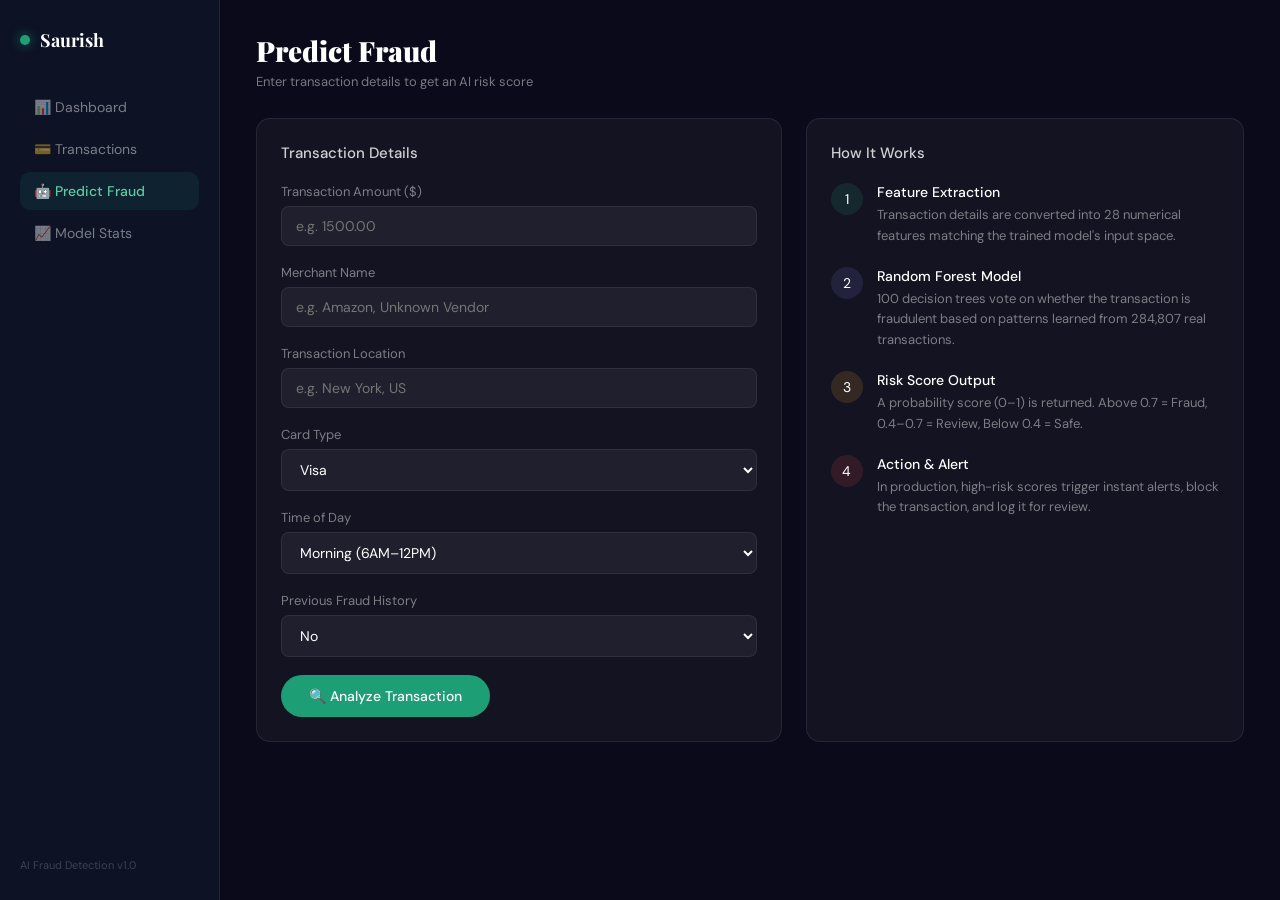
<file: frontend/predict.html>
<!DOCTYPE html>
<html lang="en">
<head>
  <meta charset="UTF-8"/>
  <meta name="viewport" content="width=device-width, initial-scale=1.0"/>
  <title>Predict Fraud — Saurish</title>
  <link rel="stylesheet" href="css/style.css"/>
</head>
<body>
  <aside class="sidebar">
    <div class="brand"><div class="brand-dot"></div><span class="brand-name">Saurish</span></div>
    <nav>
      <a href="index.html" class="nav-link">📊 Dashboard</a>
      <a href="transactions.html" class="nav-link">💳 Transactions</a>
      <a href="predict.html" class="nav-link active">🤖 Predict Fraud</a>
      <a href="model.html" class="nav-link">📈 Model Stats</a>
    </nav>
    <div class="sidebar-footer">AI Fraud Detection v1.0</div>
  </aside>

  <main class="main">
    <header class="topbar">
      <div><h1>Predict Fraud</h1><p class="subtitle">Enter transaction details to get an AI risk score</p></div>
    </header>

    <div style="display:grid;grid-template-columns:1.2fr 1fr;gap:24px;">
      <div class="card">
        <h2>Transaction Details</h2>
        <div style="margin-top:20px;">
          <div class="form-group">
            <label>Transaction Amount ($)</label>
            <input type="number" id="amount" placeholder="e.g. 1500.00" />
          </div>
          <div class="form-group">
            <label>Merchant Name</label>
            <input type="text" id="merchant" placeholder="e.g. Amazon, Unknown Vendor" />
          </div>
          <div class="form-group">
            <label>Transaction Location</label>
            <input type="text" id="location" placeholder="e.g. New York, US" />
          </div>
          <div class="form-group">
            <label>Card Type</label>
            <select id="cardType">
              <option>Visa</option>
              <option>Mastercard</option>
              <option>Amex</option>
              <option>Rupay</option>
              <option>Unknown</option>
            </select>
          </div>
          <div class="form-group">
            <label>Time of Day</label>
            <select id="timeOfDay">
              <option>Morning (6AM–12PM)</option>
              <option>Afternoon (12PM–6PM)</option>
              <option>Evening (6PM–11PM)</option>
              <option>Late Night (11PM–6AM)</option>
            </select>
          </div>
          <div class="form-group">
            <label>Previous Fraud History</label>
            <select id="history">
              <option value="no">No</option>
              <option value="yes">Yes</option>
            </select>
          </div>
          <button class="btn" onclick="predict()">🔍 Analyze Transaction</button>
        </div>

        <div class="result-box" id="resultBox">
          <div class="result-title" id="resultTitle"></div>
          <div style="font-size:28px;font-weight:700;margin:8px 0;" id="resultScore"></div>
          <div class="result-desc" id="resultDesc"></div>
        </div>
      </div>

      <div class="card">
        <h2>How It Works</h2>
        <div style="margin-top:20px;display:flex;flex-direction:column;gap:20px;">
          <div style="display:flex;gap:14px;align-items:flex-start;">
            <div style="width:32px;height:32px;border-radius:50%;background:rgba(29,158,117,0.15);display:flex;align-items:center;justify-content:center;flex-shrink:0;font-size:14px;">1</div>
            <div>
              <div style="font-weight:500;font-size:14px;margin-bottom:4px;">Feature Extraction</div>
              <div style="font-size:13px;color:rgba(255,255,255,0.45);line-height:1.6;">Transaction details are converted into 28 numerical features matching the trained model's input space.</div>
            </div>
          </div>
          <div style="display:flex;gap:14px;align-items:flex-start;">
            <div style="width:32px;height:32px;border-radius:50%;background:rgba(127,119,221,0.15);display:flex;align-items:center;justify-content:center;flex-shrink:0;font-size:14px;">2</div>
            <div>
              <div style="font-weight:500;font-size:14px;margin-bottom:4px;">Random Forest Model</div>
              <div style="font-size:13px;color:rgba(255,255,255,0.45);line-height:1.6;">100 decision trees vote on whether the transaction is fraudulent based on patterns learned from 284,807 real transactions.</div>
            </div>
          </div>
          <div style="display:flex;gap:14px;align-items:flex-start;">
            <div style="width:32px;height:32px;border-radius:50%;background:rgba(239,159,39,0.15);display:flex;align-items:center;justify-content:center;flex-shrink:0;font-size:14px;">3</div>
            <div>
              <div style="font-weight:500;font-size:14px;margin-bottom:4px;">Risk Score Output</div>
              <div style="font-size:13px;color:rgba(255,255,255,0.45);line-height:1.6;">A probability score (0–1) is returned. Above 0.7 = Fraud, 0.4–0.7 = Review, Below 0.4 = Safe.</div>
            </div>
          </div>
          <div style="display:flex;gap:14px;align-items:flex-start;">
            <div style="width:32px;height:32px;border-radius:50%;background:rgba(226,75,74,0.15);display:flex;align-items:center;justify-content:center;flex-shrink:0;font-size:14px;">4</div>
            <div>
              <div style="font-weight:500;font-size:14px;margin-bottom:4px;">Action & Alert</div>
              <div style="font-size:13px;color:rgba(255,255,255,0.45);line-height:1.6;">In production, high-risk scores trigger instant alerts, block the transaction, and log it for review.</div>
            </div>
          </div>
        </div>
      </div>
    </div>
  </main>

  <script>
    function predict() {
      const amount = parseFloat(document.getElementById('amount').value) || 0;
      const merchant = document.getElementById('merchant').value.toLowerCase();
      const location = document.getElementById('location').value.toLowerCase();
      const timeOfDay = document.getElementById('timeOfDay').value;
      const history = document.getElementById('history').value;

      // Heuristic scoring (demo — real version calls backend API)
      let score = 0.05;

      if (amount > 10000) score += 0.40;
      else if (amount > 3000) score += 0.25;
      else if (amount > 1000) score += 0.10;

      const suspectMerchants = ['unknown', 'wire', 'crypto', 'transfer', 'offshore'];
      if (suspectMerchants.some(w => merchant.includes(w))) score += 0.30;

      const suspectLocations = ['unknown', 'nigeria', 'ng', 'offshore'];
      if (suspectLocations.some(w => location.includes(w))) score += 0.20;

      if (timeOfDay.includes('Late Night')) score += 0.15;

      if (history === 'yes') score += 0.30;

      score = Math.min(score + (Math.random() * 0.05), 0.99);

      const box = document.getElementById('resultBox');
      const title = document.getElementById('resultTitle');
      const scoreEl = document.getElementById('resultScore');
      const desc = document.getElementById('resultDesc');

      box.style.display = 'block';
      box.className = 'result-box';

      if (score >= 0.7) {
        box.classList.add('fraud');
        title.innerHTML = '<span class="result-fraud">⚠ High Fraud Risk Detected</span>';
        scoreEl.style.color = '#F09595';
        desc.textContent = 'This transaction shows multiple high-risk indicators. Recommend immediate block and manual review.';
      } else if (score >= 0.4) {
        box.classList.add('fraud');
        title.innerHTML = '<span style="color:#FAC775">⚡ Medium Risk — Review Required</span>';
        scoreEl.style.color = '#FAC775';
        desc.textContent = 'Some suspicious patterns detected. Recommend flagging for manual review before processing.';
      } else {
        box.classList.add('safe');
        title.innerHTML = '<span class="result-safe">✓ Transaction Appears Safe</span>';
        scoreEl.style.color = '#5DCAA5';
        desc.textContent = 'No significant fraud indicators found. Transaction can be processed normally.';
      }

      scoreEl.textContent = 'Risk Score: ' + score.toFixed(3);
    }
  </script>
</body>
</html>
</file>
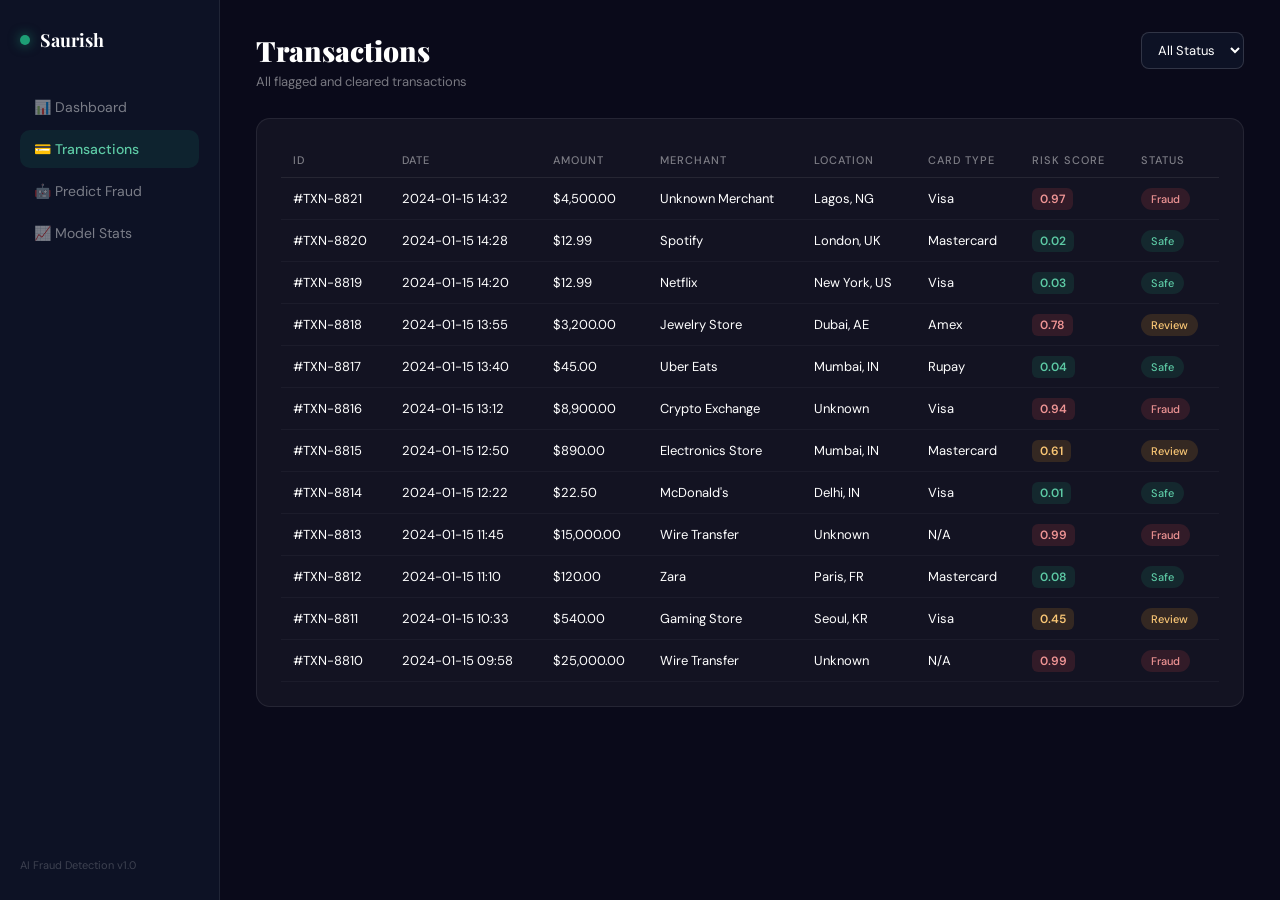
<file: frontend/transactions.html>
<!DOCTYPE html>
<html lang="en">
<head>
  <meta charset="UTF-8"/>
  <meta name="viewport" content="width=device-width, initial-scale=1.0"/>
  <title>Transactions — Saurish Fraud Detection</title>
  <link rel="stylesheet" href="css/style.css"/>
</head>
<body>
  <aside class="sidebar">
    <div class="brand"><div class="brand-dot"></div><span class="brand-name">Saurish</span></div>
    <nav>
      <a href="index.html" class="nav-link">📊 Dashboard</a>
      <a href="transactions.html" class="nav-link active">💳 Transactions</a>
      <a href="predict.html" class="nav-link">🤖 Predict Fraud</a>
      <a href="model.html" class="nav-link">📈 Model Stats</a>
    </nav>
    <div class="sidebar-footer">AI Fraud Detection v1.0</div>
  </aside>

  <main class="main">
    <header class="topbar">
      <div><h1>Transactions</h1><p class="subtitle">All flagged and cleared transactions</p></div>
      <div style="display:flex;gap:12px;align-items:center;">
        <select id="filterStatus" style="background:#0d1225;color:#fff;border:0.5px solid rgba(255,255,255,0.15);padding:8px 12px;border-radius:8px;font-family:'DM Sans',sans-serif;font-size:13px;">
          <option value="all">All Status</option>
          <option value="fraud">Fraud</option>
          <option value="safe">Safe</option>
          <option value="review">Review</option>
        </select>
      </div>
    </header>

    <div class="card">
      <table class="tx-table" id="fullTxTable">
        <thead>
          <tr>
            <th>ID</th><th>Date</th><th>Amount</th><th>Merchant</th><th>Location</th><th>Card Type</th><th>Risk Score</th><th>Status</th>
          </tr>
        </thead>
        <tbody id="fullTxBody"></tbody>
      </table>
    </div>
  </main>

  <script>
    const transactions = [
      { id:'#TXN-8821', date:'2024-01-15 14:32', amount:'$4,500.00', merchant:'Unknown Merchant', location:'Lagos, NG', card:'Visa', risk:0.97, status:'fraud' },
      { id:'#TXN-8820', date:'2024-01-15 14:28', amount:'$12.99', merchant:'Spotify', location:'London, UK', card:'Mastercard', risk:0.02, status:'safe' },
      { id:'#TXN-8819', date:'2024-01-15 14:20', amount:'$12.99', merchant:'Netflix', location:'New York, US', card:'Visa', risk:0.03, status:'safe' },
      { id:'#TXN-8818', date:'2024-01-15 13:55', amount:'$3,200.00', merchant:'Jewelry Store', location:'Dubai, AE', card:'Amex', risk:0.78, status:'review' },
      { id:'#TXN-8817', date:'2024-01-15 13:40', amount:'$45.00', merchant:'Uber Eats', location:'Mumbai, IN', card:'Rupay', risk:0.04, status:'safe' },
      { id:'#TXN-8816', date:'2024-01-15 13:12', amount:'$8,900.00', merchant:'Crypto Exchange', location:'Unknown', card:'Visa', risk:0.94, status:'fraud' },
      { id:'#TXN-8815', date:'2024-01-15 12:50', amount:'$890.00', merchant:'Electronics Store', location:'Mumbai, IN', card:'Mastercard', risk:0.61, status:'review' },
      { id:'#TXN-8814', date:'2024-01-15 12:22', amount:'$22.50', merchant:'McDonald\'s', location:'Delhi, IN', card:'Visa', risk:0.01, status:'safe' },
      { id:'#TXN-8813', date:'2024-01-15 11:45', amount:'$15,000.00', merchant:'Wire Transfer', location:'Unknown', card:'N/A', risk:0.99, status:'fraud' },
      { id:'#TXN-8812', date:'2024-01-15 11:10', amount:'$120.00', merchant:'Zara', location:'Paris, FR', card:'Mastercard', risk:0.08, status:'safe' },
      { id:'#TXN-8811', date:'2024-01-15 10:33', amount:'$540.00', merchant:'Gaming Store', location:'Seoul, KR', card:'Visa', risk:0.45, status:'review' },
      { id:'#TXN-8810', date:'2024-01-15 09:58', amount:'$25,000.00', merchant:'Wire Transfer', location:'Unknown', card:'N/A', risk:0.99, status:'fraud' },
    ];

    function riskClass(r) {
      if (r >= 0.7) return 'high';
      if (r >= 0.4) return 'medium';
      return 'low';
    }
    function statusBadge(s) {
      if (s === 'fraud') return '<span class="badge danger">Fraud</span>';
      if (s === 'review') return '<span class="badge warning">Review</span>';
      return '<span class="badge safe">Safe</span>';
    }

    function renderTable(filter = 'all') {
      const tbody = document.getElementById('fullTxBody');
      const filtered = filter === 'all' ? transactions : transactions.filter(t => t.status === filter);
      tbody.innerHTML = filtered.map(t => `
        <tr>
          <td>${t.id}</td>
          <td>${t.date}</td>
          <td>${t.amount}</td>
          <td>${t.merchant}</td>
          <td>${t.location}</td>
          <td>${t.card}</td>
          <td><span class="risk ${riskClass(t.risk)}">${t.risk.toFixed(2)}</span></td>
          <td>${statusBadge(t.status)}</td>
        </tr>
      `).join('');
    }

    renderTable();
    document.getElementById('filterStatus').addEventListener('change', e => renderTable(e.target.value));
  </script>
</body>
</html>
</file>
<file: frontend/css/style.css>
@import url('https://fonts.googleapis.com/css2?family=Playfair+Display:wght@700;900&family=DM+Sans:wght@300;400;500&display=swap');

*, *::before, *::after { box-sizing: border-box; margin: 0; padding: 0; }

:root {
  --bg: #0a0a1a;
  --bg2: #0d1225;
  --surface: rgba(255,255,255,0.04);
  --border: rgba(255,255,255,0.08);
  --teal: #1D9E75;
  --teal-light: #5DCAA5;
  --purple: #7F77DD;
  --amber: #EF9F27;
  --red: #E24B4A;
  --text: #ffffff;
  --text-muted: rgba(255,255,255,0.45);
  --sidebar-w: 220px;
}

body {
  font-family: 'DM Sans', sans-serif;
  background: var(--bg);
  color: var(--text);
  display: flex;
  min-height: 100vh;
}

/* SIDEBAR */
.sidebar {
  width: var(--sidebar-w);
  background: var(--bg2);
  border-right: 0.5px solid var(--border);
  display: flex;
  flex-direction: column;
  padding: 28px 20px;
  position: fixed;
  top: 0; left: 0;
  height: 100vh;
}

.brand {
  display: flex; align-items: center; gap: 10px;
  margin-bottom: 36px;
}
.brand-dot {
  width: 10px; height: 10px;
  border-radius: 50%;
  background: var(--teal);
  box-shadow: 0 0 12px rgba(29,158,117,0.7);
}
.brand-name {
  font-family: 'Playfair Display', serif;
  font-size: 18px; font-weight: 700;
  color: var(--text);
}

nav { display: flex; flex-direction: column; gap: 4px; }
.nav-link {
  padding: 10px 14px;
  border-radius: 10px;
  color: var(--text-muted);
  text-decoration: none;
  font-size: 14px;
  font-weight: 400;
  transition: all 0.2s;
}
.nav-link:hover { background: var(--surface); color: var(--text); }
.nav-link.active { background: rgba(29,158,117,0.12); color: var(--teal-light); font-weight: 500; }

.sidebar-footer {
  margin-top: auto;
  font-size: 11px;
  color: rgba(255,255,255,0.2);
}

/* MAIN */
.main {
  margin-left: var(--sidebar-w);
  padding: 32px 36px;
  flex: 1;
  min-height: 100vh;
}

.topbar {
  display: flex; justify-content: space-between; align-items: flex-start;
  margin-bottom: 28px;
}
.topbar h1 {
  font-family: 'Playfair Display', serif;
  font-size: 28px; font-weight: 900;
}
.subtitle { color: var(--text-muted); font-size: 13px; margin-top: 4px; }

.live-badge {
  background: rgba(29,158,117,0.15);
  border: 0.5px solid rgba(29,158,117,0.4);
  color: var(--teal-light);
  font-size: 11px; font-weight: 500;
  padding: 6px 14px; border-radius: 20px;
  letter-spacing: 1px;
  animation: pulse 2s infinite;
}
@keyframes pulse { 0%,100%{opacity:1} 50%{opacity:0.6} }

/* METRICS */
.metrics-grid {
  display: grid;
  grid-template-columns: repeat(4, 1fr);
  gap: 16px;
  margin-bottom: 24px;
}
.metric-card {
  background: var(--surface);
  border: 0.5px solid var(--border);
  border-radius: 14px;
  padding: 20px;
}
.metric-card.danger { border-color: rgba(226,75,74,0.3); background: rgba(226,75,74,0.06); }
.metric-label { font-size: 12px; color: var(--text-muted); margin-bottom: 8px; text-transform: uppercase; letter-spacing: 1px; }
.metric-value { font-size: 28px; font-weight: 700; font-family: 'Playfair Display', serif; margin-bottom: 6px; }
.metric-change { font-size: 12px; }
.metric-change.positive { color: var(--teal-light); }
.metric-change.negative { color: #E24B4A; }

/* CHARTS */
.charts-row { display: grid; grid-template-columns: 1.5fr 1fr; gap: 16px; margin-bottom: 24px; }
.card {
  background: var(--surface);
  border: 0.5px solid var(--border);
  border-radius: 14px;
  padding: 24px;
}
.card h2 { font-size: 15px; font-weight: 500; margin-bottom: 16px; color: rgba(255,255,255,0.8); }

/* TABLE */
.tx-table { width: 100%; border-collapse: collapse; font-size: 13px; }
.tx-table thead th {
  text-align: left; padding: 10px 12px;
  color: var(--text-muted); font-weight: 500;
  border-bottom: 0.5px solid var(--border);
  font-size: 11px; text-transform: uppercase; letter-spacing: 1px;
}
.tx-table tbody td { padding: 12px 12px; border-bottom: 0.5px solid rgba(255,255,255,0.04); }
.tx-table tbody tr:hover td { background: rgba(255,255,255,0.02); }

.risk { font-weight: 600; font-size: 12px; padding: 3px 8px; border-radius: 6px; }
.risk.high { background: rgba(226,75,74,0.15); color: #F09595; }
.risk.medium { background: rgba(239,159,39,0.15); color: #FAC775; }
.risk.low { background: rgba(29,158,117,0.15); color: #5DCAA5; }

.badge { font-size: 11px; font-weight: 500; padding: 4px 10px; border-radius: 20px; }
.badge.danger { background: rgba(226,75,74,0.15); color: #F09595; }
.badge.safe { background: rgba(29,158,117,0.15); color: #5DCAA5; }
.badge.warning { background: rgba(239,159,39,0.15); color: #FAC775; }

/* FORM (predict page) */
.form-group { margin-bottom: 18px; }
.form-group label { display: block; font-size: 13px; color: var(--text-muted); margin-bottom: 6px; }
.form-group input, .form-group select {
  width: 100%; padding: 10px 14px;
  background: rgba(255,255,255,0.05);
  border: 0.5px solid var(--border);
  border-radius: 8px;
  color: var(--text);
  font-family: 'DM Sans', sans-serif;
  font-size: 14px;
  outline: none;
  transition: border-color 0.2s;
}
.form-group input:focus, .form-group select:focus { border-color: var(--teal); }

.btn {
  background: var(--teal);
  color: #fff;
  border: none;
  padding: 12px 28px;
  border-radius: 30px;
  font-size: 14px; font-weight: 500;
  cursor: pointer;
  font-family: 'DM Sans', sans-serif;
  transition: background 0.2s, transform 0.15s;
}
.btn:hover { background: var(--teal-light); transform: translateY(-1px); }

.result-box {
  margin-top: 24px;
  padding: 20px;
  border-radius: 12px;
  display: none;
}
.result-box.fraud { background: rgba(226,75,74,0.1); border: 1px solid rgba(226,75,74,0.3); }
.result-box.safe { background: rgba(29,158,117,0.1); border: 1px solid rgba(29,158,117,0.3); }
.result-title { font-size: 18px; font-weight: 700; margin-bottom: 6px; }
.result-fraud { color: #F09595; }
.result-safe { color: #5DCAA5; }
.result-desc { font-size: 13px; color: var(--text-muted); }

/* RESPONSIVE */
@media(max-width:900px){
  .metrics-grid{ grid-template-columns: repeat(2,1fr); }
  .charts-row{ grid-template-columns: 1fr; }
  .sidebar{ width:180px; }
  .main{ margin-left:180px; }
}
</file>
